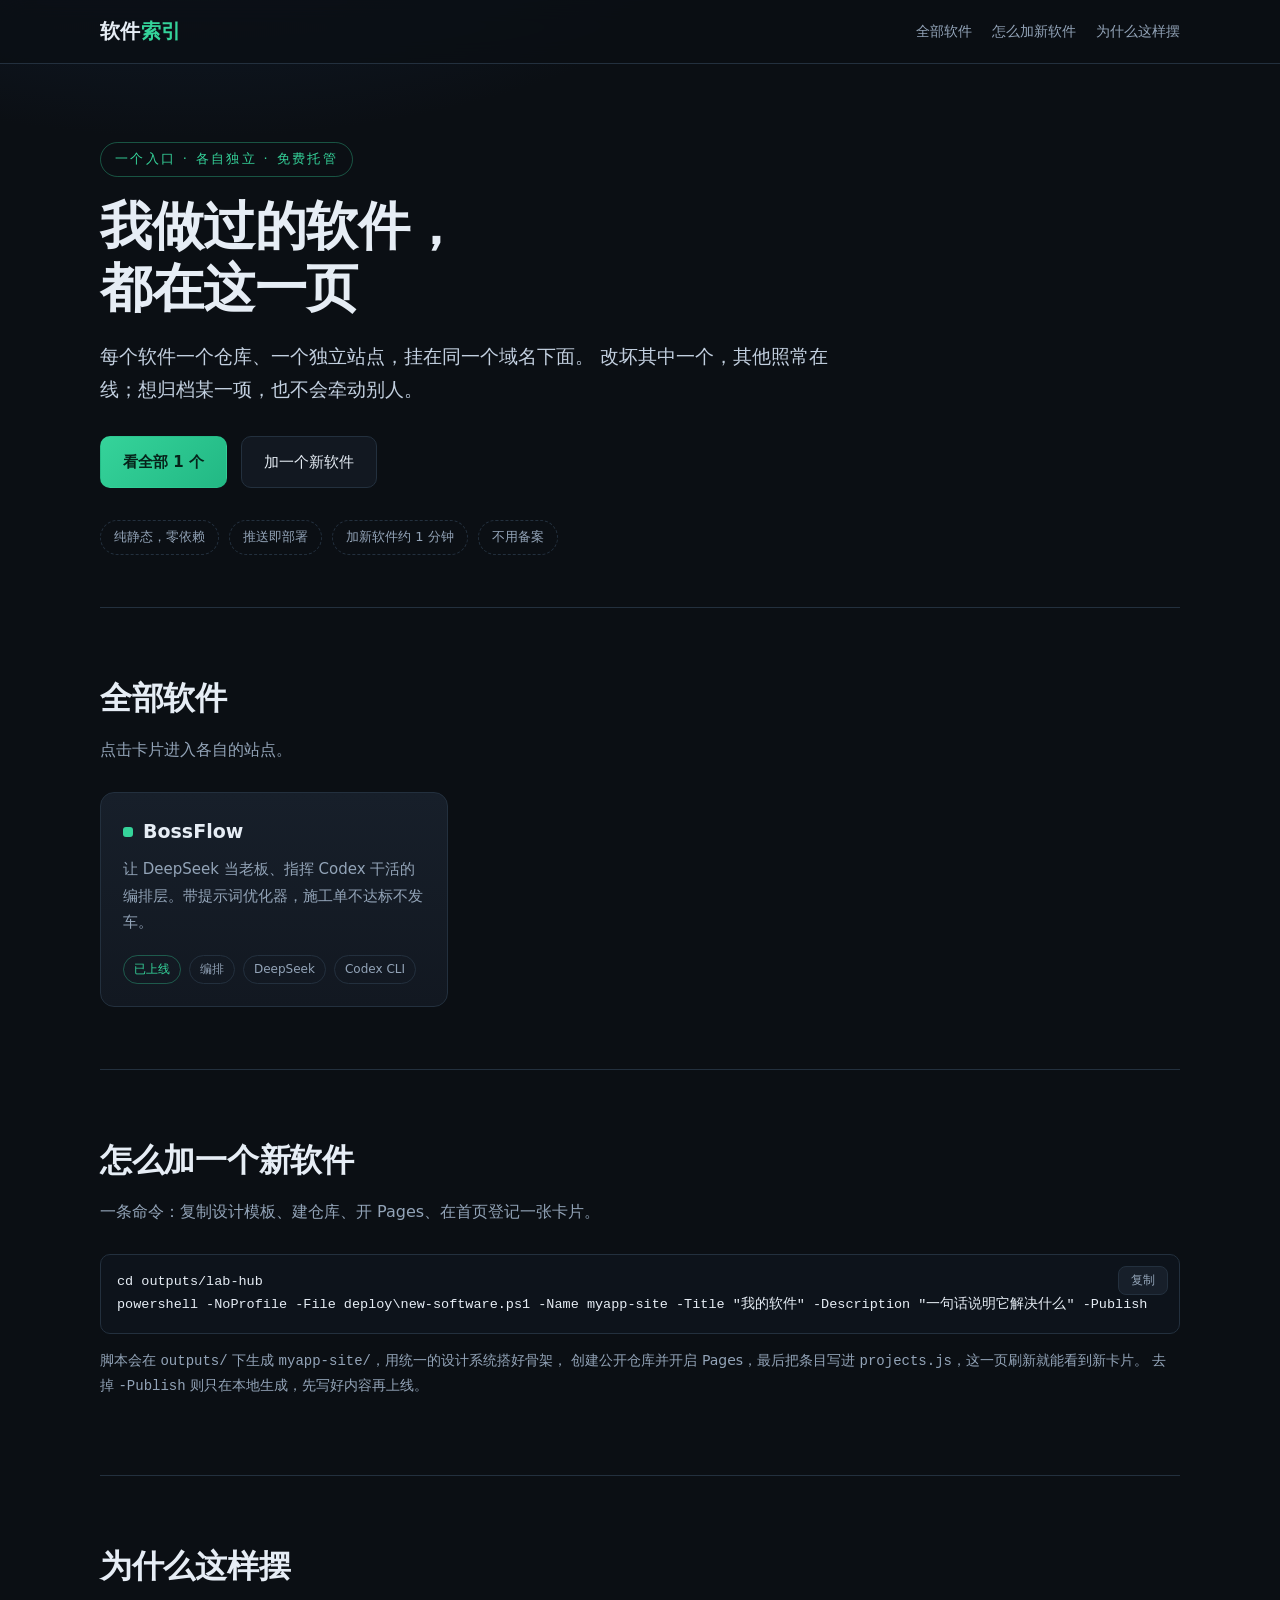
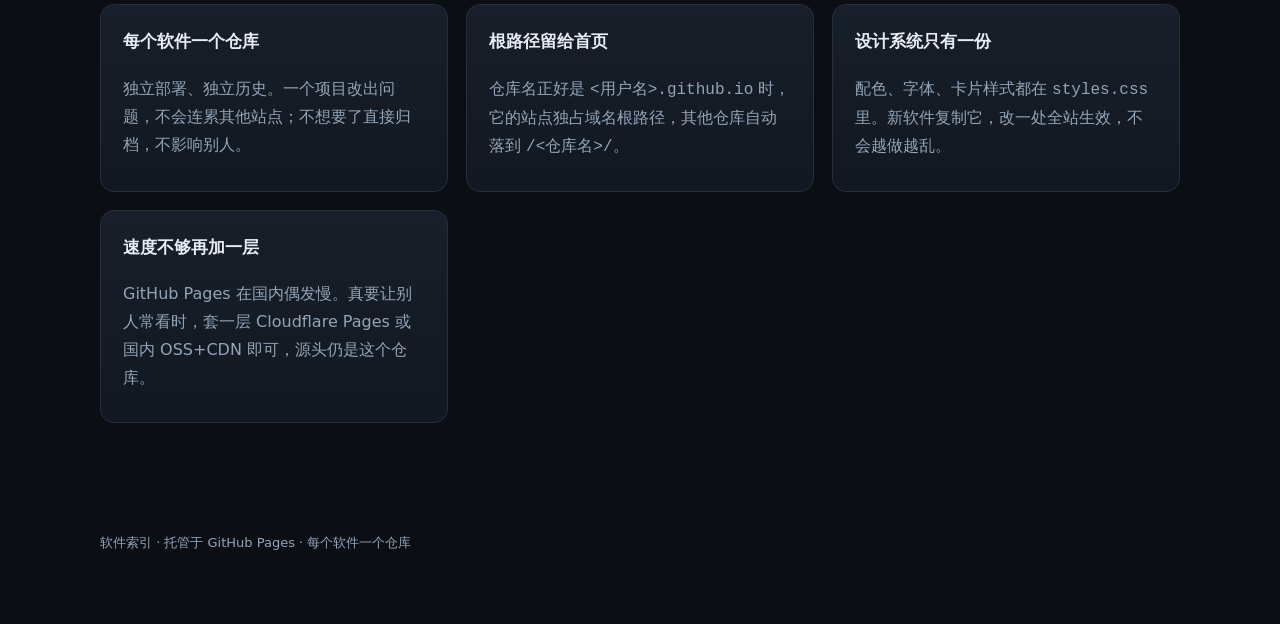
<file: index.html>
<!doctype html>
<html lang="zh-CN">
<head>
<meta charset="utf-8">
<meta name="viewport" content="width=device-width, initial-scale=1">
<title>软件索引</title>
<link rel="icon" href="favicon.svg" type="image/svg+xml">
<meta name="description" content="一个入口找齐所有软件：每个软件一个仓库、一个独立站点，坏了一个不影响其他。">
<link rel="stylesheet" href="styles.css">
</head>
<body>
<header class="nav">
  <div class="wrap nav-inner">
    <a class="brand" href="#top">软件<span>索引</span></a>
    <nav>
      <a href="#projects">全部软件</a>
      <a href="#add">怎么加新软件</a>
      <a href="#why">为什么这样摆</a>
    </nav>
  </div>
</header>

<main id="top">
  <section class="hero wrap">
    <p class="eyebrow">一个入口 · 各自独立 · 免费托管</p>
    <h1>我做过的软件，<br>都在这一页</h1>
    <p class="lede">
      每个软件一个仓库、一个独立站点，挂在同一个域名下面。
      改坏其中一个，其他照常在线；想归档某一项，也不会牵动别人。
    </p>
    <div class="cta">
      <a class="btn primary" href="#projects">看全部 <span id="count">0</span> 个</a>
      <a class="btn" href="#add">加一个新软件</a>
    </div>
    <ul class="chips">
      <li>纯静态，零依赖</li>
      <li>推送即部署</li>
      <li>加新软件约 1 分钟</li>
      <li>不用备案</li>
    </ul>
  </section>

  <section id="projects" class="wrap band">
    <h2>全部软件</h2>
    <p class="sub">点击卡片进入各自的站点。</p>
    <div class="cards" id="projects-grid"></div>
  </section>

  <section id="add" class="wrap band">
    <h2>怎么加一个新软件</h2>
    <p class="sub">一条命令：复制设计模板、建仓库、开 Pages、在首页登记一张卡片。</p>
    <div class="codeblock">
      <button class="copy" type="button" data-copy="cmd-add">复制</button>
      <pre id="cmd-add"><code>cd outputs/lab-hub
powershell -NoProfile -File deploy\new-software.ps1 -Name myapp-site -Title "我的软件" -Description "一句话说明它解决什么" -Publish</code></pre>
    </div>
    <p class="muted">
      脚本会在 <code>outputs/</code> 下生成 <code>myapp-site/</code>，用统一的设计系统搭好骨架，
      创建公开仓库并开启 Pages，最后把条目写进 <code>projects.js</code>，这一页刷新就能看到新卡片。
      去掉 <code>-Publish</code> 则只在本地生成，先写好内容再上线。
    </p>
  </section>

  <section id="why" class="wrap band">
    <h2>为什么这样摆</h2>
    <div class="cards">
      <div class="card">
        <h3>每个软件一个仓库</h3>
        <p>独立部署、独立历史。一个项目改出问题，不会连累其他站点；不想要了直接归档，不影响别人。</p>
      </div>
      <div class="card">
        <h3>根路径留给首页</h3>
        <p>仓库名正好是 <code>&lt;用户名&gt;.github.io</code> 时，它的站点独占域名根路径，其他仓库自动落到 <code>/&lt;仓库名&gt;/</code>。</p>
      </div>
      <div class="card">
        <h3>设计系统只有一份</h3>
        <p>配色、字体、卡片样式都在 <code>styles.css</code> 里。新软件复制它，改一处全站生效，不会越做越乱。</p>
      </div>
      <div class="card">
        <h3>速度不够再加一层</h3>
        <p>GitHub Pages 在国内偶发慢。真要让别人常看时，套一层 Cloudflare Pages 或国内 OSS+CDN 即可，源头仍是这个仓库。</p>
      </div>
    </div>
  </section>
</main>

<footer class="wrap">
  <p>软件索引 · 托管于 GitHub Pages · 每个软件一个仓库</p>
</footer>
<script src="projects.js"></script>
<script src="app.js"></script>
</body>
</html>
</file>
<file: styles.css>
/* 统一设计系统。根站和以后每个软件站都用这一份，改一处全站生效。 */
:root {
  --bg: #0b0f14;
  --panel: #121821;
  --panel-2: #171f2a;
  --line: #23303e;
  --text: #e6edf5;
  --muted: #93a4b8;
  --accent: #35d39a;
  --accent-2: #4aa8ff;
  --bad: #ff7a7a;
  --radius: 14px;
}

* { box-sizing: border-box; }
html { scroll-behavior: smooth; }

body {
  margin: 0;
  background: radial-gradient(1100px 600px at 15% -10%, #14243a 0%, transparent 60%), var(--bg);
  color: var(--text);
  font: 16px/1.75 "Segoe UI", "Microsoft YaHei", system-ui, -apple-system, sans-serif;
  -webkit-font-smoothing: antialiased;
}

.wrap { width: min(1080px, 92vw); margin: 0 auto; }

.nav {
  position: sticky; top: 0; z-index: 20;
  backdrop-filter: blur(12px);
  background: rgba(11, 15, 20, .78);
  border-bottom: 1px solid var(--line);
}
.nav-inner { display: flex; align-items: center; justify-content: space-between; gap: 16px; padding: 14px 0; }
.brand { font-weight: 700; font-size: 20px; color: var(--text); text-decoration: none; letter-spacing: .3px; }
.brand span { color: var(--accent); }
.nav nav { display: flex; gap: 20px; flex-wrap: wrap; }
.nav nav a { color: var(--muted); text-decoration: none; font-size: 14px; }
.nav nav a:hover { color: var(--text); }

.hero { padding: 78px 0 52px; }
.eyebrow {
  display: inline-block; margin: 0 0 18px;
  color: var(--accent); font-size: 13px; letter-spacing: .18em;
  border: 1px solid rgba(53, 211, 154, .35); border-radius: 999px; padding: 5px 14px;
}
h1 { font-size: clamp(30px, 5vw, 52px); line-height: 1.2; margin: 0 0 20px; letter-spacing: -.5px; }
.lede { font-size: clamp(16px, 1.5vw, 19px); color: #c3d0e0; max-width: 62ch; margin: 0 0 30px; }
.cta { display: flex; gap: 14px; flex-wrap: wrap; margin-bottom: 32px; }

.btn {
  display: inline-block; padding: 12px 22px; border-radius: 10px;
  border: 1px solid var(--line); color: var(--text); text-decoration: none; font-size: 15px;
  background: var(--panel); transition: transform .15s ease, border-color .15s ease;
}
.btn:hover { transform: translateY(-1px); border-color: #3a4d63; }
.btn.primary {
  background: linear-gradient(135deg, var(--accent), #22b884);
  color: #06231a; font-weight: 600; border-color: transparent;
}

.chips { list-style: none; display: flex; flex-wrap: wrap; gap: 10px; padding: 0; margin: 0; }
.chips li { font-size: 13px; color: var(--muted); border: 1px dashed var(--line); border-radius: 999px; padding: 5px 13px; }

.band { padding: 62px 0; border-top: 1px solid var(--line); }
h2 { font-size: clamp(23px, 3vw, 32px); margin: 0 0 10px; letter-spacing: -.3px; }
.sub { color: var(--muted); margin: 0 0 28px; }
h3 { font-size: 17px; margin: 0 0 10px; }

.cards { display: grid; grid-template-columns: repeat(auto-fill, minmax(320px, 1fr)); gap: 18px; }

.card, .pcard {
  background: linear-gradient(180deg, var(--panel-2), var(--panel));
  border: 1px solid var(--line); border-radius: var(--radius); padding: 22px;
  display: flex; flex-direction: column; gap: 8px;
}
.pcard { text-decoration: none; color: inherit; transition: transform .15s ease, border-color .15s ease; }
.pcard:hover { transform: translateY(-2px); border-color: #3a4d63; }
.pcard h3 { display: flex; align-items: center; gap: 10px; margin: 0; font-size: 19px; }
.pcard h3::before {
  content: ""; width: 10px; height: 10px; border-radius: 3px;
  background: var(--dot, var(--accent-2)); flex: 0 0 auto;
}
.pcard p { color: var(--muted); margin: 0; font-size: 15px; }
.pcard .meta { margin-top: auto; padding-top: 12px; display: flex; gap: 8px; flex-wrap: wrap; }
.pill { font-size: 12px; color: var(--muted); border: 1px solid var(--line); border-radius: 999px; padding: 3px 10px; }
.pill.live { color: var(--accent); border-color: rgba(53, 211, 154, .35); }

.card p { color: var(--muted); margin: 0 0 8px; }
.card ul, .card ol { margin: 0; padding-left: 20px; color: #c3d0e0; }
.card li { margin: 6px 0; }

table { width: 100%; border-collapse: collapse; margin: 0 0 24px; font-size: 15px; }
th, td { text-align: left; padding: 12px 14px; border-bottom: 1px solid var(--line); vertical-align: top; }
th { color: var(--muted); font-weight: 500; font-size: 13px; letter-spacing: .05em; }

pre {
  background: #0d131b; border: 1px solid var(--line); border-radius: 10px;
  padding: 16px; overflow-x: auto; margin: 8px 0; font-size: 13.5px; line-height: 1.7;
}
code { font-family: "Cascadia Code", Consolas, "Microsoft YaHei", monospace; }
.muted { color: var(--muted); font-size: 14px; }

.codeblock { position: relative; }
.copy {
  position: absolute; right: 12px; top: 12px; z-index: 2;
  background: var(--panel-2); color: var(--muted); border: 1px solid var(--line);
  border-radius: 8px; padding: 5px 12px; font-size: 12px; cursor: pointer;
}
.copy:hover { color: var(--text); }
.copy.done { color: var(--accent); border-color: rgba(53, 211, 154, .4); }

footer { padding: 34px 0 60px; color: var(--muted); font-size: 13px; }
footer a { color: var(--muted); }

@media (max-width: 760px) {
  .nav nav { display: none; }
}
</file>
